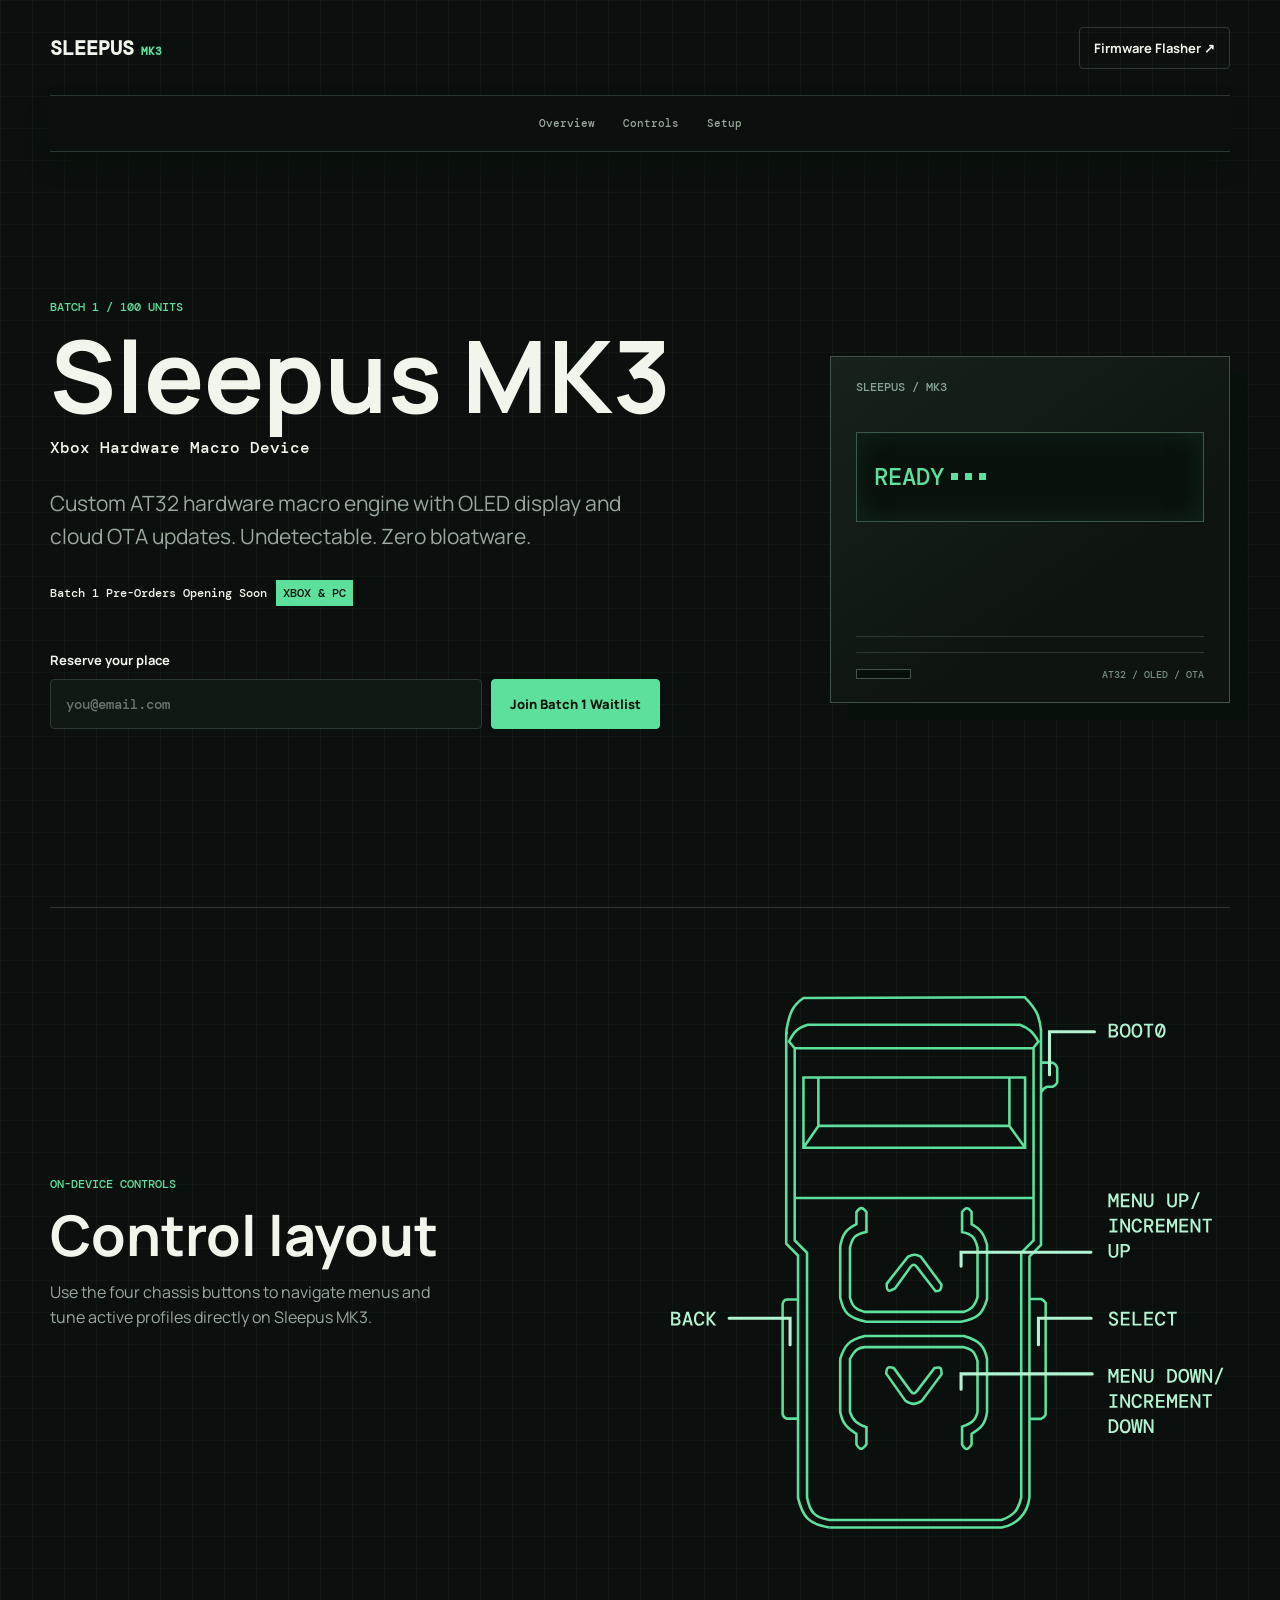
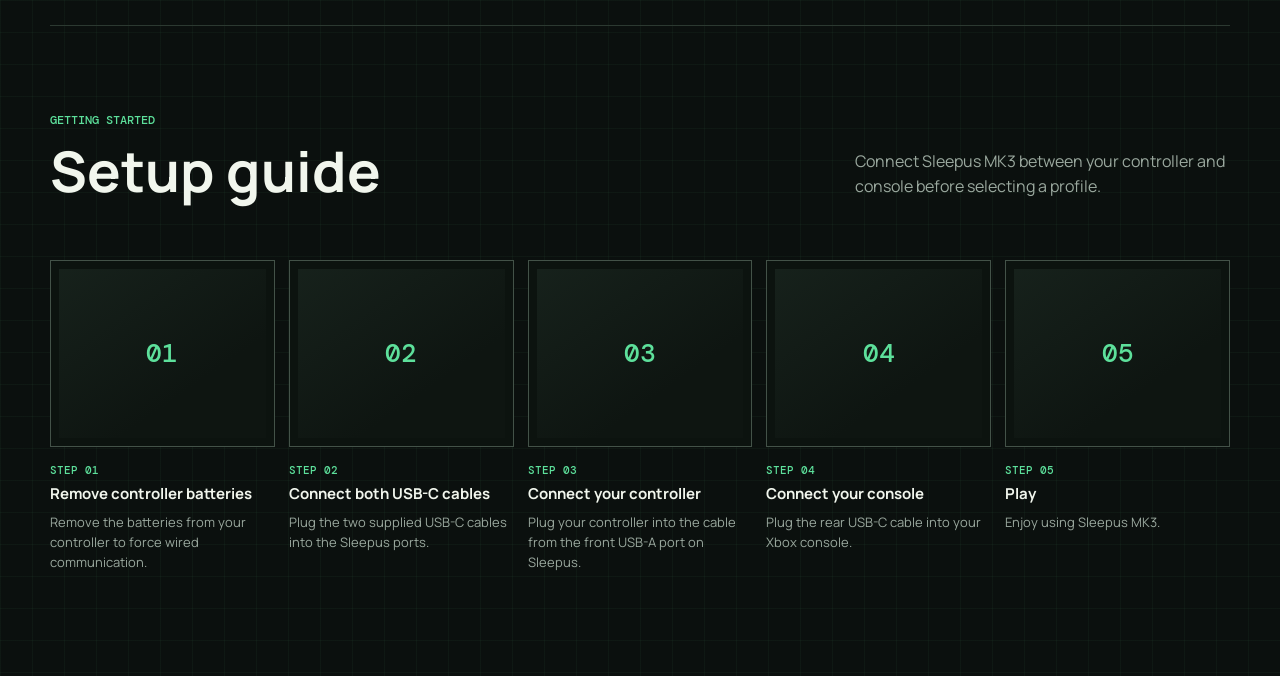
<file: index.html>
<!doctype html>
<html lang="en">
<head>
  <meta charset="utf-8">
  <meta name="viewport" content="width=device-width, initial-scale=1">
  <meta name="theme-color" content="#0b100e">
  <title>Sleepus MK3 | Xbox Hardware Macro Device</title>
  <meta name="description" content="Sleepus MK3 is custom AT32 hardware with an OLED display and cloud OTA updates.">
  <link rel="preconnect" href="https://fonts.googleapis.com">
  <link rel="preconnect" href="https://fonts.gstatic.com" crossorigin>
  <link href="https://fonts.googleapis.com/css2?family=DM+Mono:wght@400;500&family=Manrope:wght@500;600;700;800&display=swap" rel="stylesheet">
  <link rel="stylesheet" href="landing.css">
  <script defer src="landing.js"></script>
</head>
<body>
  <main>
    <header class="site-header">
      <nav class="nav" aria-label="Main navigation">
        <a class="brand" href="/" aria-label="Sleepus home">SLEEPUS<span>MK3</span></a>
        <a class="flasher-link" href="updater.html">Firmware Flasher <span aria-hidden="true">&#8599;</span></a>
      </nav>
    </header>

    <nav class="section-nav" aria-label="Page sections">
      <a href="#overview">Overview</a>
      <a href="#controls">Controls</a>
      <a href="#setup">Setup</a>
    </nav>

    <section class="hero" id="overview" aria-labelledby="hero-title">
      <div class="hero-copy">
        <p class="eyebrow">BATCH 1 / 100 UNITS</p>
        <h1 id="hero-title">Sleepus MK3</h1>
        <p class="product-type">Xbox Hardware Macro Device</p>
        <p class="value-prop">Custom AT32 hardware macro engine with OLED display and cloud OTA updates. Undetectable. Zero bloatware.</p>
        <p class="availability">Batch 1 Pre-Orders Opening Soon <span>XBOX &amp; PC</span></p>

        <div class="waitlist-panel">
          <form id="waitlistForm" novalidate>
            <label for="email">Reserve your place</label>
            <div class="form-row">
              <input id="email" name="email" type="email" autocomplete="email" inputmode="email" placeholder="you@email.com" required aria-describedby="formMessage">
              <button id="submitButton" type="submit">Join Batch 1 Waitlist</button>
            </div>
            <p class="form-message" id="formMessage" aria-live="polite"></p>
          </form>
          <section class="success-card" id="successCard" hidden aria-live="polite">
            <p class="success-kicker">WAITLIST CONFIRMED</p>
            <h2>You're locked in.</h2>
            <p>Sleepus MK3 supports Xbox and PC. We'll email you the exact minute Batch 1 drops.</p>
          </section>
        </div>
      </div>

      <div class="device-visual" aria-hidden="true">
        <div class="device-label">SLEEPUS / MK3</div>
        <div class="screen"><span>READY</span><i></i><i></i><i></i></div>
        <div class="device-line line-one"></div>
        <div class="device-line line-two"></div>
        <div class="device-port"></div>
        <div class="device-caption">AT32 / OLED / OTA</div>
      </div>
    </section>

    <section class="control-layout" id="controls" aria-labelledby="control-layout-title">
      <div class="section-heading">
        <p class="eyebrow">ON-DEVICE CONTROLS</p>
        <h2 id="control-layout-title">Control layout</h2>
        <p>Use the four chassis buttons to navigate menus and tune active profiles directly on Sleepus MK3.</p>
      </div>
      <img src="assets/sleepus-mk3-controls.svg" alt="Sleepus MK3 control layout showing Menu Up and Menu Down, Select, and Back buttons.">
    </section>

    <section class="setup-guide" id="setup" aria-labelledby="setup-guide-title">
      <div class="section-heading setup-heading">
        <p class="eyebrow">GETTING STARTED</p>
        <h2 id="setup-guide-title">Setup guide</h2>
        <p>Connect Sleepus MK3 between your controller and console before selecting a profile.</p>
      </div>
      <ol class="setup-steps">
        <li class="setup-step">
          <div class="setup-graphic" aria-hidden="true"><span>01</span></div>
          <div><p class="setup-number">STEP 01</p><h3>Remove controller batteries</h3><p>Remove the batteries from your controller to force wired communication.</p></div>
        </li>
        <li class="setup-step">
          <div class="setup-graphic" aria-hidden="true"><span>02</span></div>
          <div><p class="setup-number">STEP 02</p><h3>Connect both USB-C cables</h3><p>Plug the two supplied USB-C cables into the Sleepus ports.</p></div>
        </li>
        <li class="setup-step">
          <div class="setup-graphic" aria-hidden="true"><span>03</span></div>
          <div><p class="setup-number">STEP 03</p><h3>Connect your controller</h3><p>Plug your controller into the cable from the front USB-A port on Sleepus.</p></div>
        </li>
        <li class="setup-step">
          <div class="setup-graphic" aria-hidden="true"><span>04</span></div>
          <div><p class="setup-number">STEP 04</p><h3>Connect your console</h3><p>Plug the rear USB-C cable into your Xbox console.</p></div>
        </li>
        <li class="setup-step">
          <div class="setup-graphic" aria-hidden="true"><span>05</span></div>
          <div><p class="setup-number">STEP 05</p><h3>Play</h3><p>Enjoy using Sleepus MK3.</p></div>
        </li>
      </ol>
    </section>
  </main>
</body>
</html>
</file>
<file: landing.css>
:root {
  color-scheme: dark;
  --ink: #f1f6ed;
  --muted: #9aa89e;
  --ground: #0b100e;
  --surface: #111915;
  --line: #2c3931;
  --green: #5de09b;
  --green-dark: #238358;
  font-family: "Manrope", sans-serif;
}

* { box-sizing: border-box; }
[hidden] { display: none !important; }
html { scroll-behavior: smooth; }
body {
  min-height: 100vh;
  margin: 0;
  color: var(--ink);
  background: linear-gradient(rgba(93, 224, 155, 0.045) 1px, transparent 1px), linear-gradient(90deg, rgba(93, 224, 155, 0.045) 1px, transparent 1px), var(--ground);
  background-size: 32px 32px;
}

main { width: min(1180px, calc(100% - 48px)); margin: 0 auto; }
.nav { display: flex; align-items: center; justify-content: space-between; min-height: 96px; border-bottom: 1px solid var(--line); }
.brand, .flasher-link { color: var(--ink); text-decoration: none; }
.brand { font: 800 20px/1 "DM Mono", monospace; letter-spacing: 0; }
.brand span { margin-left: 7px; color: var(--green); font-size: 11px; }
.flasher-link { padding: 11px 14px; border: 1px solid var(--line); border-radius: 4px; font-size: 13px; font-weight: 700; transition: border-color 150ms ease, color 150ms ease; }
.flasher-link:hover { border-color: var(--green); color: var(--green); }
.section-nav { position: sticky; top: 0; z-index: 10; display: flex; justify-content: center; gap: 4px; padding: 15px 0; border-bottom: 1px solid var(--line); background: var(--ground); box-shadow: 0 12px 20px rgba(7, 16, 11, 0.85); }
.section-nav a { padding: 7px 12px; color: var(--muted); text-decoration: none; font: 500 11px/1 "DM Mono", monospace; transition: color 150ms ease, background-color 150ms ease; }
.section-nav a:hover, .section-nav a:focus-visible { color: var(--green); background: rgba(93, 224, 155, 0.08); outline: none; }
#overview, #controls, #setup { scroll-margin-top: 56px; }

.hero { display: grid; grid-template-columns: minmax(0, 1.15fr) minmax(340px, 0.85fr); align-items: center; gap: 72px; min-height: calc(100vh - 145px); padding: 78px 0; }
.eyebrow, .success-kicker { margin: 0 0 17px; color: var(--green); font: 500 12px/1 "DM Mono", monospace; letter-spacing: 0; }
h1 { margin: 0; font-size: clamp(52px, 8vw, 100px); line-height: 0.9; letter-spacing: 0; }
.product-type { margin: 17px 0 29px; color: var(--ink); font: 500 16px/1.35 "DM Mono", monospace; }
.value-prop { max-width: 620px; margin: 0; color: var(--muted); font-size: clamp(17px, 2vw, 21px); line-height: 1.55; }
.availability { display: flex; flex-wrap: wrap; gap: 9px; align-items: center; margin: 28px 0 0; color: var(--ink); font: 500 12px/1.5 "DM Mono", monospace; }
.availability span { padding: 4px 7px; color: #07130b; background: var(--green); }

.waitlist-panel { max-width: 610px; margin-top: 45px; }
label { display: block; margin-bottom: 10px; color: var(--ink); font-size: 13px; font-weight: 700; }
.form-row { display: flex; gap: 9px; }
input { min-width: 0; flex: 1; height: 50px; border: 1px solid var(--line); border-radius: 4px; outline: none; padding: 0 15px; color: var(--ink); background: var(--surface); font: 500 14px/1 "DM Mono", monospace; }
input::placeholder { color: #68766d; }
input:focus { border-color: var(--green); box-shadow: 0 0 0 3px rgba(93, 224, 155, 0.12); }
button { min-height: 50px; border: 1px solid var(--green); border-radius: 4px; padding: 0 18px; cursor: pointer; color: #07130b; background: var(--green); font: 800 13px/1 "Manrope", sans-serif; transition: background-color 150ms ease, transform 150ms ease; }
button:hover:not(:disabled) { background: #8ff2ba; transform: translateY(-1px); }
button:disabled { cursor: wait; opacity: 0.72; }
.form-message { min-height: 20px; margin: 9px 0 0; color: #ffb5a9; font-size: 12px; line-height: 1.4; }
.success-card { border: 1px solid var(--green-dark); border-left: 4px solid var(--green); border-radius: 4px; padding: 23px 25px; background: rgba(35, 131, 88, 0.13); }
.success-card h2 { margin: 0 0 8px; font-size: 24px; letter-spacing: 0; }
.success-card p:last-child { max-width: 470px; margin: 0; color: #c6d4ca; font-size: 14px; line-height: 1.6; }

.device-visual { position: relative; width: min(100%, 400px); justify-self: end; aspect-ratio: 1.15; overflow: hidden; border: 1px solid #435248; background: linear-gradient(145deg, #17221c, #0e1511 66%); box-shadow: 17px 17px 0 #07100b; }
.device-label { position: absolute; top: 24px; left: 25px; color: #89a494; font: 500 12px/1 "DM Mono", monospace; }
.screen { position: absolute; top: 75px; left: 25px; right: 25px; display: flex; align-items: center; gap: 7px; min-height: 90px; border: 1px solid #3d5a48; padding: 17px; color: var(--green); background: #09110d; font: 500 24px/1 "DM Mono", monospace; box-shadow: inset 0 0 28px rgba(93, 224, 155, 0.1); }
.screen i { width: 7px; height: 7px; background: var(--green); animation: blink 1.5s infinite step-end; }
.screen i:nth-of-type(2) { animation-delay: 0.2s; }.screen i:nth-of-type(3) { animation-delay: 0.4s; }
.device-line { position: absolute; right: 25px; left: 25px; height: 1px; background: #2c3931; }.line-one { bottom: 65px; }.line-two { bottom: 49px; }
.device-port { position: absolute; bottom: 23px; left: 25px; width: 55px; height: 10px; border: 1px solid #425449; background: #07100b; }.device-caption { position: absolute; right: 25px; bottom: 22px; color: #789081; font: 500 10px/1 "DM Mono", monospace; }
@keyframes blink { 50% { opacity: 0.2; } }

.control-layout { display: grid; grid-template-columns: repeat(2, minmax(0, 1fr)); align-items: center; gap: 56px; padding: 88px 0 96px; border-top: 1px solid var(--line); }
.section-heading h2 { margin: 0 0 17px; font-size: clamp(34px, 5vw, 56px); line-height: 1; letter-spacing: 0; }
.section-heading > p:last-child { max-width: 380px; color: var(--muted); font-size: 16px; line-height: 1.6; }
.control-layout img { display: block; width: min(100%, 560px); justify-self: end; height: auto; }
.setup-guide { padding: 88px 0 104px; border-top: 1px solid var(--line); }
.setup-heading { display: grid; grid-template-columns: minmax(0, 1fr) minmax(260px, 0.5fr); column-gap: 56px; margin-bottom: 44px; }
.setup-heading .eyebrow, .setup-heading h2 { grid-column: 1; }
.setup-heading > p:last-child { grid-column: 2; grid-row: 1 / span 2; align-self: end; }
.setup-steps { display: grid; grid-template-columns: repeat(5, minmax(0, 1fr)); gap: 14px; margin: 0; padding: 0; list-style: none; }
.setup-step { min-width: 0; }
.setup-graphic { display: grid; aspect-ratio: 1.2; place-items: center; margin-bottom: 18px; border: 1px solid #435248; background: linear-gradient(145deg, #17221c, #0e1511 66%); box-shadow: inset 0 0 0 8px #0c130f; }
.setup-graphic span { color: var(--green); font: 500 26px/1 "DM Mono", monospace; }
.setup-number { margin: 0 0 8px; color: var(--green); font: 500 11px/1 "DM Mono", monospace; }
.setup-step h3 { margin: 0 0 8px; font-size: 15px; line-height: 1.3; letter-spacing: 0; }
.setup-step > div:last-child > p:last-child { margin: 0; color: var(--muted); font-size: 13px; line-height: 1.55; }

@media (max-width: 800px) { main { width: min(100% - 32px, 620px); }.hero { grid-template-columns: 1fr; gap: 50px; min-height: auto; padding: 62px 0 44px; }.device-visual { width: 100%; justify-self: stretch; order: -1; }.value-prop { font-size: 18px; }.form-row { flex-direction: column; }.form-row button { width: 100%; }.control-layout { grid-template-columns: 1fr; gap: 34px; padding: 64px 0 72px; }.control-layout img { width: 100%; justify-self: stretch; padding: 0 12px; }.setup-guide { padding: 64px 0 76px; }.setup-heading { grid-template-columns: 1fr; gap: 0; margin-bottom: 34px; }.setup-heading > p:last-child { grid-column: 1; grid-row: auto; }.setup-steps { grid-template-columns: repeat(2, minmax(0, 1fr)); gap: 30px 18px; } }
@media (max-width: 480px) { main { width: min(100% - 24px, 620px); }.nav { min-height: 76px; }.brand { font-size: 17px; }.flasher-link { padding: 9px 10px; font-size: 12px; }.hero { padding-top: 45px; }.device-visual { box-shadow: 10px 10px 0 #07100b; }.screen { min-height: 78px; top: 62px; font-size: 20px; } }
</file>
